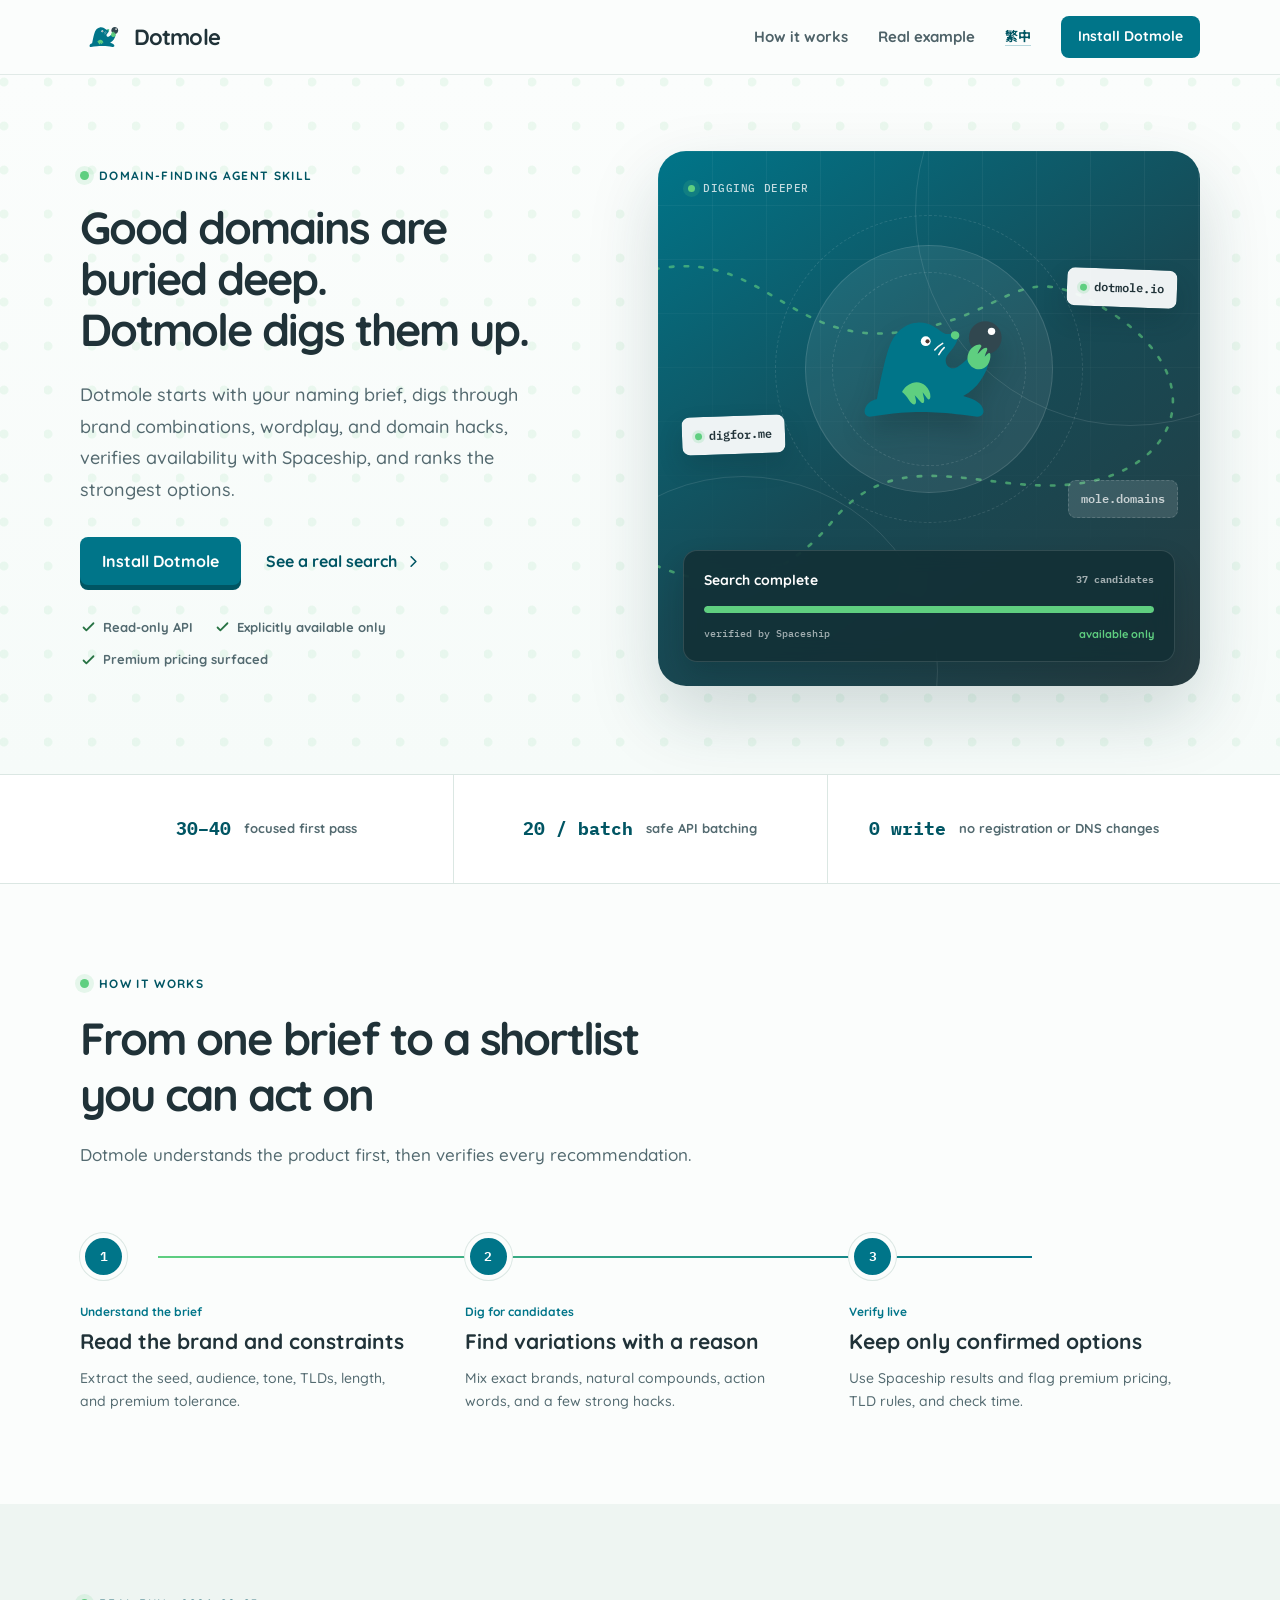
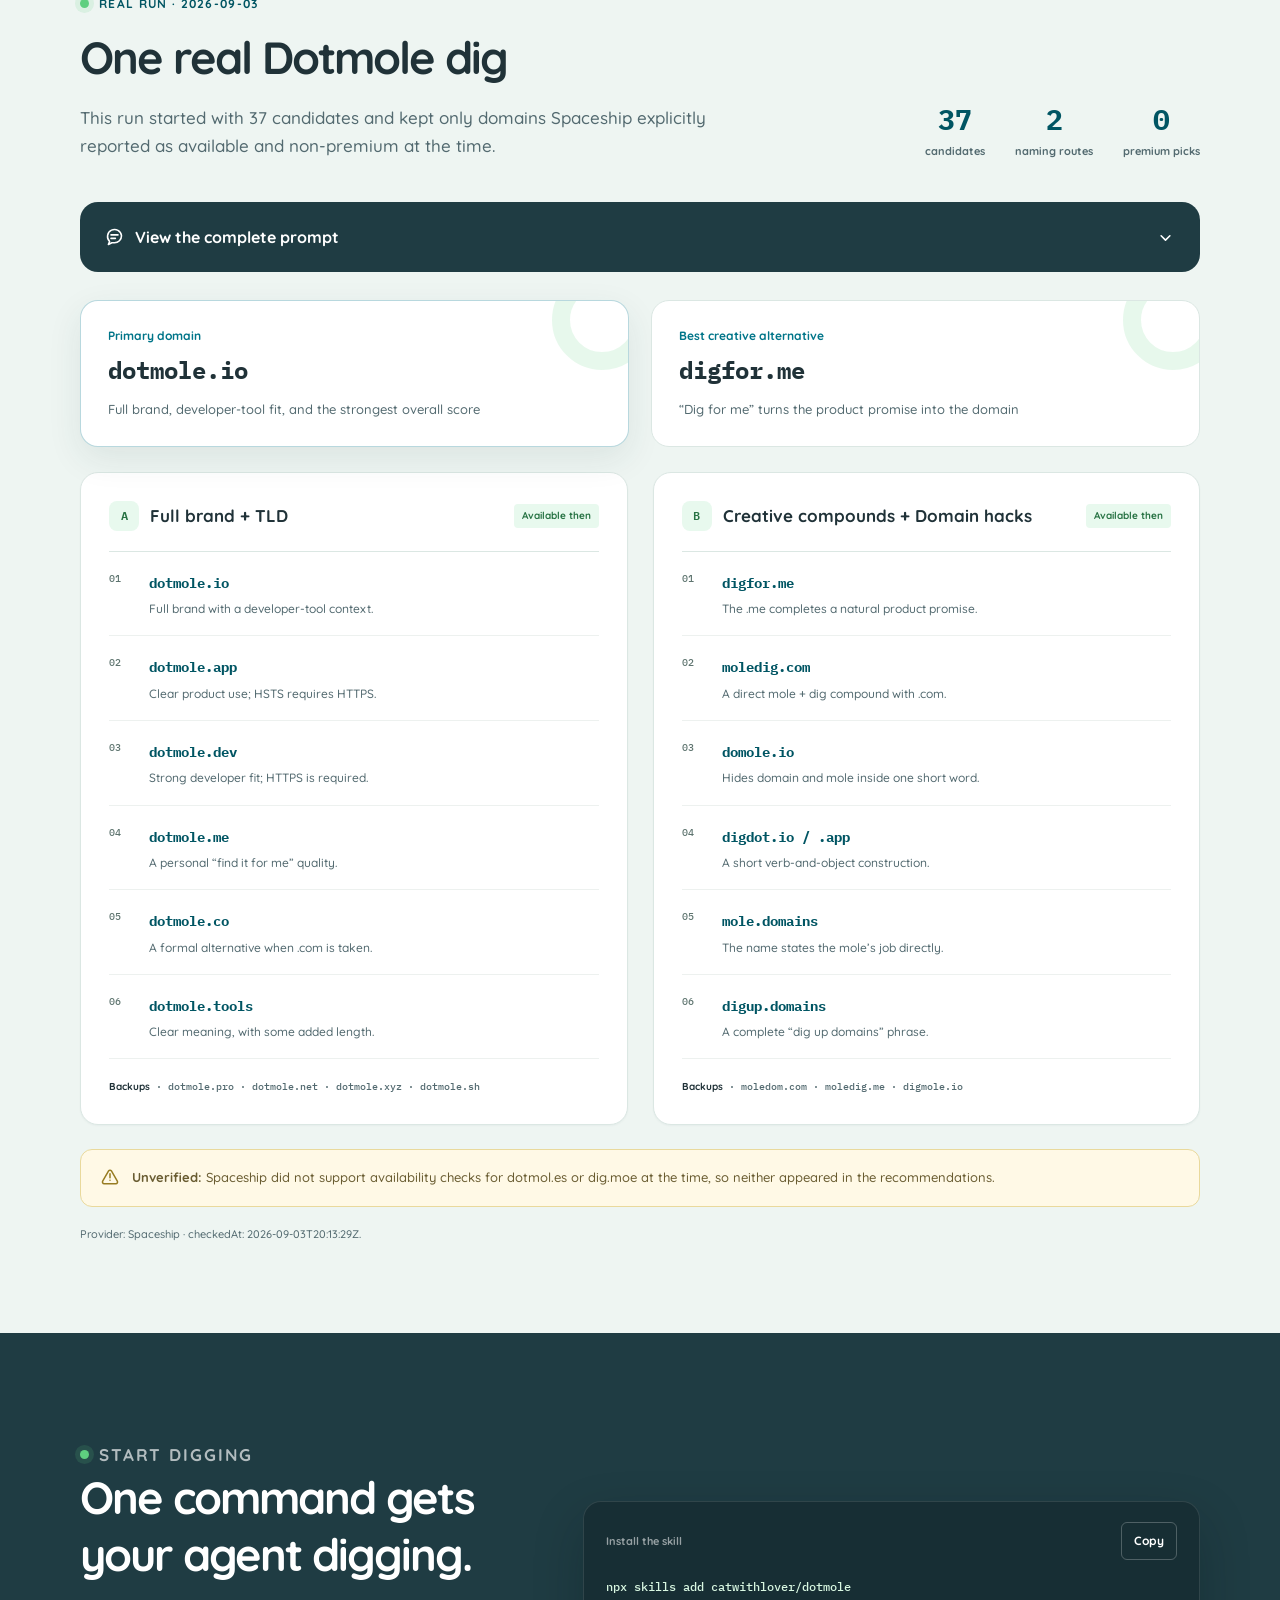
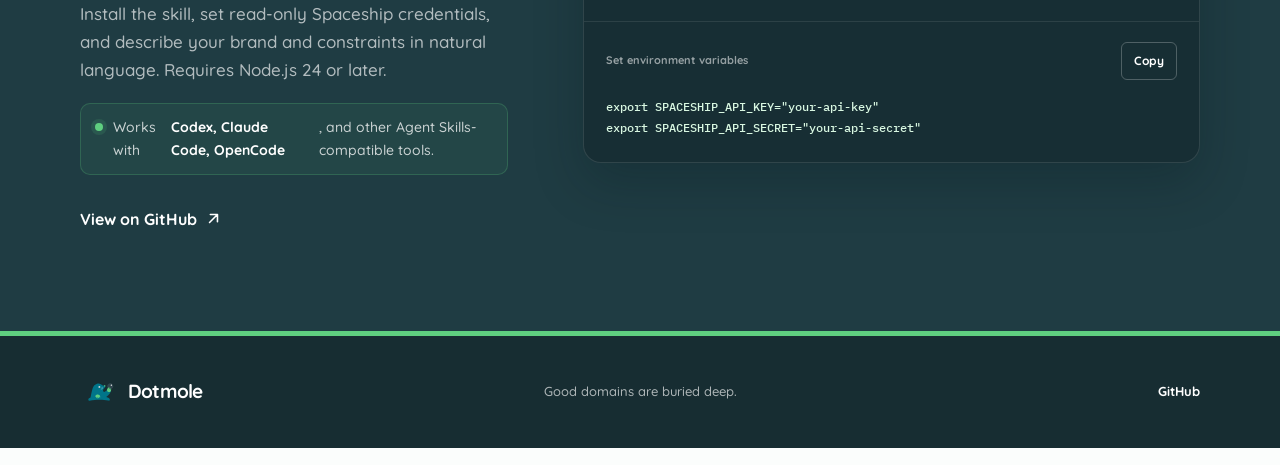
<file: site/index.html>
<!doctype html>
<html lang="en">
  <head>
    <meta charset="utf-8" />
    <meta name="viewport" content="width=device-width, initial-scale=1" />
    <meta
      name="description"
      content="Dotmole is an Agent Skill that generates domain ideas, verifies availability through Spaceship, and ranks the strongest candidates."
    />
    <meta name="theme-color" content="#007589" />
    <meta
      property="og:title"
      content="Dotmole | Dig up domains worth building on"
    />
    <meta
      property="og:description"
      content="Go from a naming brief to a verified shortlist of domains worth registering."
    />
    <meta property="og:type" content="website" />
    <meta property="og:locale" content="en_US" />
    <meta property="og:url" content="https://catwithlover.github.io/dotmole/" />
    <meta
      property="og:image"
      content="https://catwithlover.github.io/dotmole/assets/logo.png"
    />
    <meta property="og:image:type" content="image/png" />
    <meta property="og:image:width" content="1254" />
    <meta property="og:image:height" content="1254" />
    <meta property="og:image:alt" content="Dotmole teal mole logo" />
    <link rel="canonical" href="https://catwithlover.github.io/dotmole/" />
    <link
      rel="alternate"
      hreflang="en"
      href="https://catwithlover.github.io/dotmole/"
    />
    <link
      rel="alternate"
      hreflang="zh-Hant"
      href="https://catwithlover.github.io/dotmole/zh-TW/"
    />
    <link
      rel="alternate"
      hreflang="x-default"
      href="https://catwithlover.github.io/dotmole/"
    />
    <link rel="icon" href="assets/logo.svg" type="image/svg+xml" />
    <link rel="preconnect" href="https://fonts.googleapis.com" />
    <link rel="preconnect" href="https://fonts.gstatic.com" crossorigin />
    <link
      href="https://fonts.googleapis.com/css2?family=IBM+Plex+Mono:wght@500;600&amp;family=Noto+Sans+TC:wght@400;500;600;700&amp;family=Quicksand:wght@500;600;700&amp;display=swap"
      rel="stylesheet"
    />
    <link rel="stylesheet" href="styles.css" />
    <script src="script.js" defer></script>
    <title>Dotmole | Dig up domains worth building on</title>
  </head>
  <body>
    <a class="skip-link" href="#main-content">Skip to main content</a>

    <header class="site-header">
      <div class="container header-inner">
        <a class="brand" href="#top" aria-label="Dotmole home">
          <img src="assets/logo.svg" width="46" height="46" alt="" />
          <span>Dotmole</span>
        </a>

        <nav class="main-nav" aria-label="Main navigation">
          <a class="nav-link" href="#how-it-works">How it works</a>
          <a class="nav-link" href="#real-example">Real example</a>
          <a
            class="language-link"
            href="zh-TW/"
            lang="zh-Hant"
            hreflang="zh-Hant"
            >繁中</a
          >
          <a class="button button-small" href="#install">Install Dotmole</a>
        </nav>
      </div>
    </header>

    <main id="main-content">
      <section class="hero" id="top">
        <div class="container hero-grid">
          <div class="hero-copy">
            <p class="eyebrow"><span></span> Domain-finding agent skill</p>
            <h1>
              Good domains are buried deep.<br />
              Dotmole digs them up.
            </h1>
            <p class="hero-lead">
              Dotmole starts with your naming brief, digs through brand
              combinations, wordplay, and domain hacks, verifies availability
              with Spaceship, and ranks the strongest options.
            </p>
            <div class="hero-actions">
              <a class="button" href="#install">Install Dotmole</a>
              <a class="text-link" href="#real-example">
                See a real search
                <svg viewBox="0 0 24 24" aria-hidden="true">
                  <path d="m9 18 6-6-6-6" />
                </svg>
              </a>
            </div>
            <ul class="hero-facts" aria-label="Dotmole highlights">
              <li>
                <svg viewBox="0 0 24 24" aria-hidden="true">
                  <path d="m5 12 4 4L19 6" />
                </svg>
                Read-only API
              </li>
              <li>
                <svg viewBox="0 0 24 24" aria-hidden="true">
                  <path d="m5 12 4 4L19 6" />
                </svg>
                Explicitly available only
              </li>
              <li>
                <svg viewBox="0 0 24 24" aria-hidden="true">
                  <path d="m5 12 4 4L19 6" />
                </svg>
                Premium pricing surfaced
              </li>
            </ul>
          </div>

          <div
            class="dig-stage"
            aria-label="Dotmole turning a naming brief into verified domain candidates"
          >
            <div class="stage-grid" aria-hidden="true"></div>
            <svg class="tunnel-line" viewBox="0 0 620 530" aria-hidden="true">
              <path
                d="M-20 98 C118 60 145 184 278 166 S408 72 520 145 S598 318 490 338 S278 286 200 382 S38 456 -30 420"
              />
            </svg>

            <div class="stage-label">DIGGING DEEPER</div>
            <div class="mole-orbit">
              <img
                src="assets/logo.svg"
                width="220"
                height="220"
                alt="Dotmole mole logo"
              />
            </div>

            <div class="domain-chip chip-one">
              <span class="status-dot"></span>
              dotmole.io
            </div>
            <div class="domain-chip chip-two">
              <span class="status-dot"></span>
              digfor.me
            </div>
            <div class="domain-chip chip-three">mole.domains</div>

            <div class="query-card">
              <div class="query-topline">
                <span>Search complete</span>
                <span class="query-count">37 candidates</span>
              </div>
              <div class="query-track" aria-hidden="true"><span></span></div>
              <div class="query-foot">
                <span>verified by Spaceship</span>
                <strong>available only</strong>
              </div>
            </div>
          </div>
        </div>
      </section>

      <section class="proof-strip" aria-label="Search principles">
        <div class="container proof-grid">
          <div>
            <strong>30–40</strong>
            <span>focused first pass</span>
          </div>
          <div>
            <strong>20 / batch</strong>
            <span>safe API batching</span>
          </div>
          <div>
            <strong>0 write</strong>
            <span>no registration or DNS changes</span>
          </div>
        </div>
      </section>

      <section class="section process-section" id="how-it-works">
        <div class="container">
          <div class="section-heading heading-narrow">
            <p class="eyebrow"><span></span> How it works</p>
            <h2>From one brief to a shortlist you can act on</h2>
            <p>
              Dotmole understands the product first, then verifies every
              recommendation.
            </p>
          </div>

          <ol class="process-rail">
            <li>
              <div class="process-marker">1</div>
              <div class="process-copy">
                <p class="process-kicker">Understand the brief</p>
                <h3>Read the brand and constraints</h3>
                <p>
                  Extract the seed, audience, tone, TLDs, length, and premium
                  tolerance.
                </p>
              </div>
            </li>
            <li>
              <div class="process-marker">2</div>
              <div class="process-copy">
                <p class="process-kicker">Dig for candidates</p>
                <h3>Find variations with a reason</h3>
                <p>
                  Mix exact brands, natural compounds, action words, and a few
                  strong hacks.
                </p>
              </div>
            </li>
            <li>
              <div class="process-marker">3</div>
              <div class="process-copy">
                <p class="process-kicker">Verify live</p>
                <h3>Keep only confirmed options</h3>
                <p>
                  Use Spaceship results and flag premium pricing, TLD rules, and
                  check time.
                </p>
              </div>
            </li>
          </ol>
        </div>
      </section>

      <section class="section case-section" id="real-example">
        <div class="container">
          <div class="case-intro">
            <div class="section-heading">
              <p class="eyebrow"><span></span> Real run · 2026-09-03</p>
              <h2>One real Dotmole dig</h2>
              <p>
                This run started with 37 candidates and kept only domains
                Spaceship explicitly reported as available and non-premium at
                the time.
              </p>
            </div>
            <div class="case-stats" aria-label="Run summary">
              <div><strong>37</strong><span>candidates</span></div>
              <div><strong>2</strong><span>naming routes</span></div>
              <div><strong>0</strong><span>premium picks</span></div>
            </div>
          </div>

          <details class="prompt-panel">
            <summary>
              <span>
                <svg viewBox="0 0 24 24" aria-hidden="true">
                  <path
                    d="M8 9h8M8 13h5M5 20l1.4-3.5A8 8 0 1 1 20 10a8 8 0 0 1-8 8H9l-4 2Z"
                  />
                </svg>
                View the complete prompt
              </span>
              <svg class="chevron" viewBox="0 0 24 24" aria-hidden="true">
                <path d="m7 10 5 5 5-5" />
              </svg>
            </summary>
            <div class="prompt-content">
              <p id="example-prompt">
                My product is called Dotmole, a domain finder. Return two groups
                of candidates in one pass: one that keeps the full brand name
                with suitable TLDs, and another that uses wordplay, spelling,
                compounds, or domain hacks such as digfor.me. Draw from ideas
                like dot, mole, dig, and domain. Avoid hyphens and numbers.
                Prioritize names that are short, easy to say and spell, and not
                premium. Check availability live, recommend only options
                explicitly available for registration, rank them by group,
                explain the naming idea and TLD constraints, then choose a
                primary domain and the best creative alternative.
              </p>
              <button
                class="copy-button copy-button-light"
                type="button"
                data-copy-target="example-prompt"
              >
                Copy prompt
              </button>
            </div>
          </details>

          <div class="winners" aria-label="Final recommendations">
            <article class="winner winner-primary">
              <p>Primary domain</p>
              <h3>dotmole.io</h3>
              <span
                >Full brand, developer-tool fit, and the strongest overall
                score</span
              >
            </article>
            <article class="winner">
              <p>Best creative alternative</p>
              <h3>digfor.me</h3>
              <span
                >“Dig for me” turns the product promise into the domain</span
              >
            </article>
          </div>

          <div class="result-layout">
            <article class="result-group">
              <div class="result-heading">
                <div>
                  <span class="group-index">A</span>
                  <h3>Full brand + TLD</h3>
                </div>
                <span class="availability-badge">Available then</span>
              </div>
              <ol class="domain-list">
                <li>
                  <span class="rank">01</span>
                  <div>
                    <strong>dotmole.io</strong>
                    <p>Full brand with a developer-tool context.</p>
                  </div>
                </li>
                <li>
                  <span class="rank">02</span>
                  <div>
                    <strong>dotmole.app</strong>
                    <p>Clear product use; HSTS requires HTTPS.</p>
                  </div>
                </li>
                <li>
                  <span class="rank">03</span>
                  <div>
                    <strong>dotmole.dev</strong>
                    <p>Strong developer fit; HTTPS is required.</p>
                  </div>
                </li>
                <li>
                  <span class="rank">04</span>
                  <div>
                    <strong>dotmole.me</strong>
                    <p>A personal “find it for me” quality.</p>
                  </div>
                </li>
                <li>
                  <span class="rank">05</span>
                  <div>
                    <strong>dotmole.co</strong>
                    <p>A formal alternative when .com is taken.</p>
                  </div>
                </li>
                <li>
                  <span class="rank">06</span>
                  <div>
                    <strong>dotmole.tools</strong>
                    <p>Clear meaning, with some added length.</p>
                  </div>
                </li>
              </ol>
              <p class="backup-line">
                <strong>Backups</strong> · dotmole.pro · dotmole.net ·
                dotmole.xyz · dotmole.sh
              </p>
            </article>

            <article class="result-group">
              <div class="result-heading">
                <div>
                  <span class="group-index">B</span>
                  <h3>Creative compounds + Domain hacks</h3>
                </div>
                <span class="availability-badge">Available then</span>
              </div>
              <ol class="domain-list">
                <li>
                  <span class="rank">01</span>
                  <div>
                    <strong>digfor.me</strong>
                    <p>The .me completes a natural product promise.</p>
                  </div>
                </li>
                <li>
                  <span class="rank">02</span>
                  <div>
                    <strong>moledig.com</strong>
                    <p>A direct mole + dig compound with .com.</p>
                  </div>
                </li>
                <li>
                  <span class="rank">03</span>
                  <div>
                    <strong>domole.io</strong>
                    <p>Hides domain and mole inside one short word.</p>
                  </div>
                </li>
                <li>
                  <span class="rank">04</span>
                  <div>
                    <strong>digdot.io / .app</strong>
                    <p>A short verb-and-object construction.</p>
                  </div>
                </li>
                <li>
                  <span class="rank">05</span>
                  <div>
                    <strong>mole.domains</strong>
                    <p>The name states the mole’s job directly.</p>
                  </div>
                </li>
                <li>
                  <span class="rank">06</span>
                  <div>
                    <strong>digup.domains</strong>
                    <p>A complete “dig up domains” phrase.</p>
                  </div>
                </li>
              </ol>
              <p class="backup-line">
                <strong>Backups</strong> · moledom.com · moledig.me · digmole.io
              </p>
            </article>
          </div>

          <div class="unverified-note">
            <svg viewBox="0 0 24 24" aria-hidden="true">
              <path
                d="M12 8v5m0 3h.01M10.3 4.7 3.2 17a2 2 0 0 0 1.7 3h14.2a2 2 0 0 0 1.7-3L13.7 4.7a2 2 0 0 0-3.4 0Z"
              />
            </svg>
            <p>
              <strong>Unverified:</strong> Spaceship did not support
              availability checks for dotmol.es or dig.moe at the time, so
              neither appeared in the recommendations.
            </p>
          </div>

          <p class="case-footnote">
            Provider: Spaceship · checkedAt: 2026-09-03T20:13:29Z.
          </p>
        </div>
      </section>

      <section class="section install-section" id="install">
        <div class="container install-grid">
          <div class="install-copy">
            <p class="eyebrow eyebrow-on-dark"><span></span> Start digging</p>
            <h2>One command gets your agent digging.</h2>
            <p>
              Install the skill, set read-only Spaceship credentials, and
              describe your brand and constraints in natural language. Requires
              Node.js 24 or later.
            </p>
            <p class="agent-support">
              Works with <strong>Codex, Claude Code, OpenCode</strong>, and other
              Agent Skills-compatible tools.
            </p>
            <a
              class="github-link"
              href="https://github.com/catwithlover/dotmole"
              target="_blank"
              rel="noreferrer"
            >
              View on GitHub
              <svg viewBox="0 0 24 24" aria-hidden="true">
                <path d="M7 17 17 7M8 7h9v9" />
              </svg>
            </a>
          </div>

          <div class="install-console">
            <div class="console-block">
              <div class="console-label">
                <span>Install the skill</span>
                <button
                  type="button"
                  class="copy-button"
                  data-copy-target="install-command"
                >
                  Copy
                </button>
              </div>
              <pre><code id="install-command">npx skills add catwithlover/dotmole</code></pre>
            </div>
            <div class="console-block">
              <div class="console-label">
                <span>Set environment variables</span>
                <button
                  type="button"
                  class="copy-button"
                  data-copy-target="env-command"
                >
                  Copy
                </button>
              </div>
              <pre><code id="env-command">export SPACESHIP_API_KEY="your-api-key"
export SPACESHIP_API_SECRET="your-api-secret"</code></pre>
            </div>
          </div>
        </div>
      </section>
    </main>

    <footer class="site-footer">
      <div class="container footer-inner">
        <a
          class="brand footer-brand"
          href="#top"
          aria-label="Dotmole, back to top"
        >
          <img src="assets/logo.svg" width="40" height="40" alt="" />
          <span>Dotmole</span>
        </a>
        <p>Good domains are buried deep.</p>
        <a
          href="https://github.com/catwithlover/dotmole"
          target="_blank"
          rel="noreferrer"
          >GitHub</a
        >
      </div>
    </footer>

    <p class="sr-only" id="copy-status" role="status" aria-live="polite"></p>
  </body>
</html>
</file>
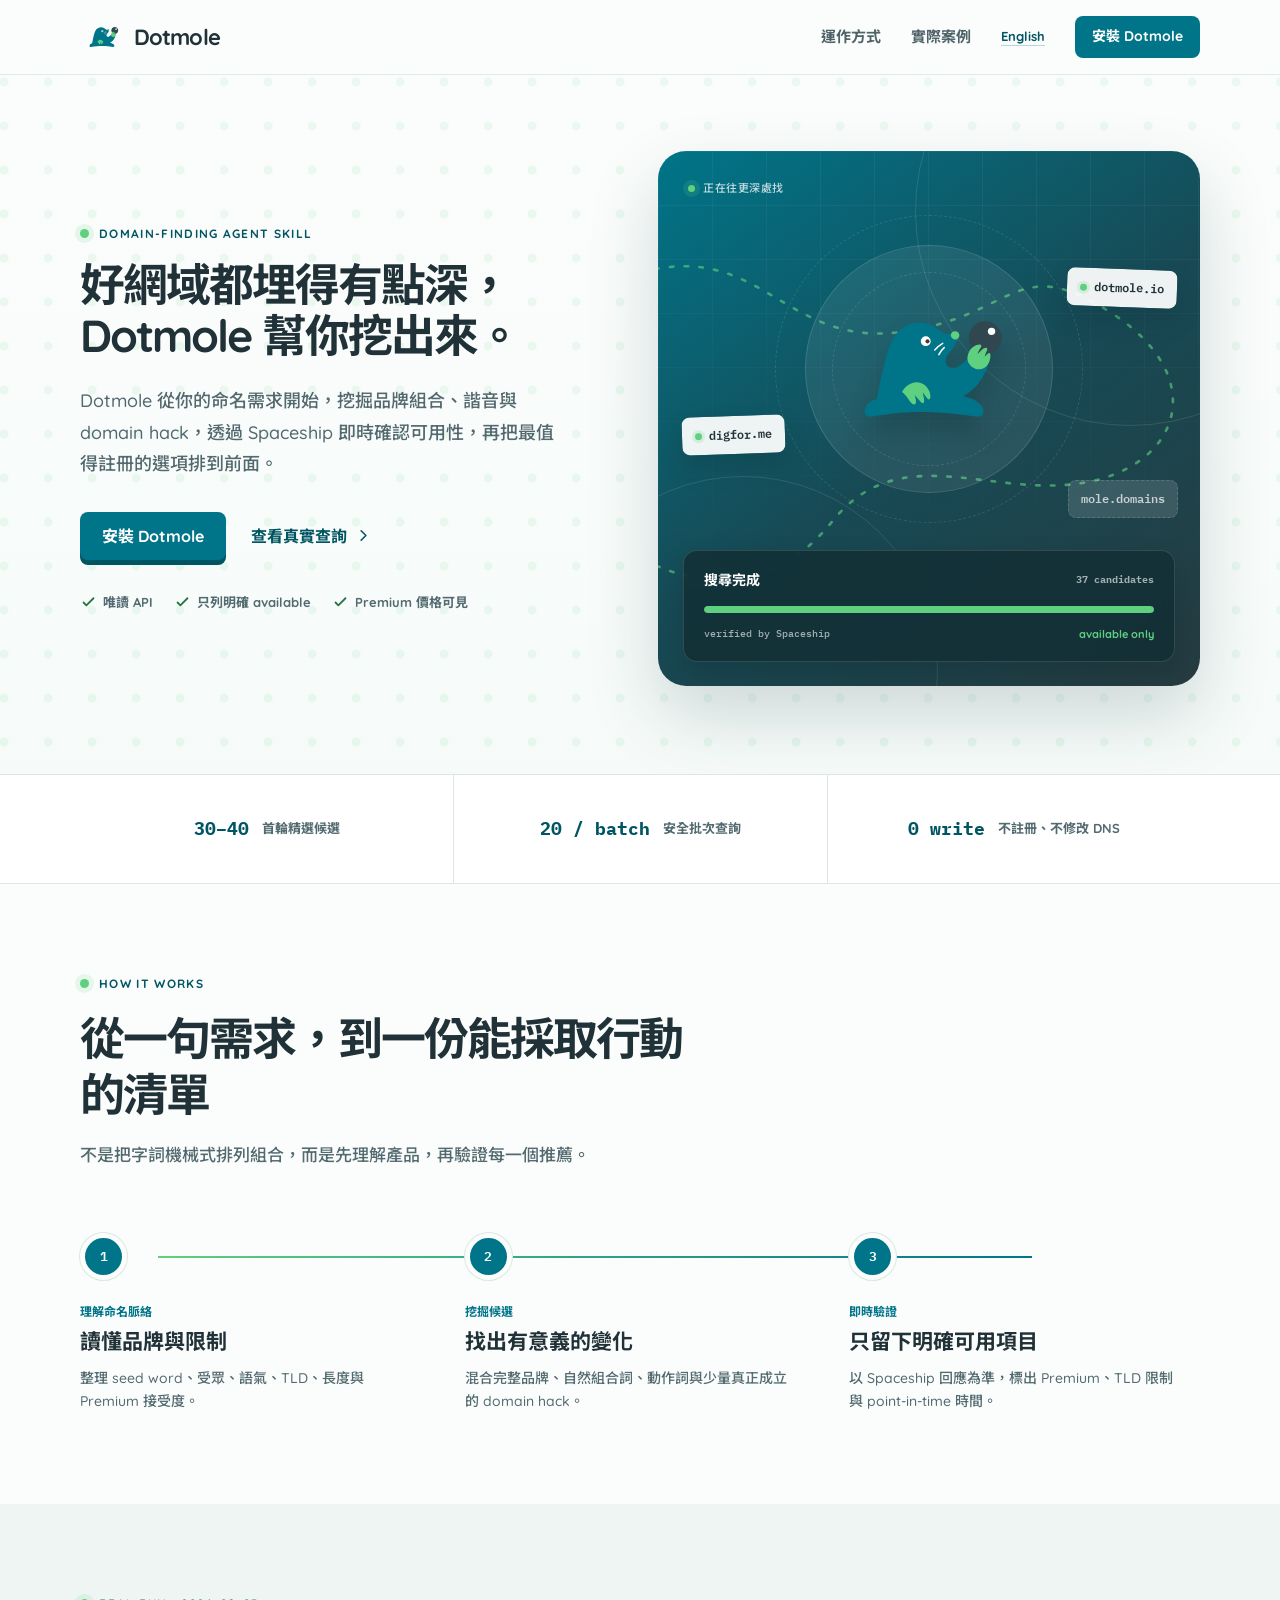
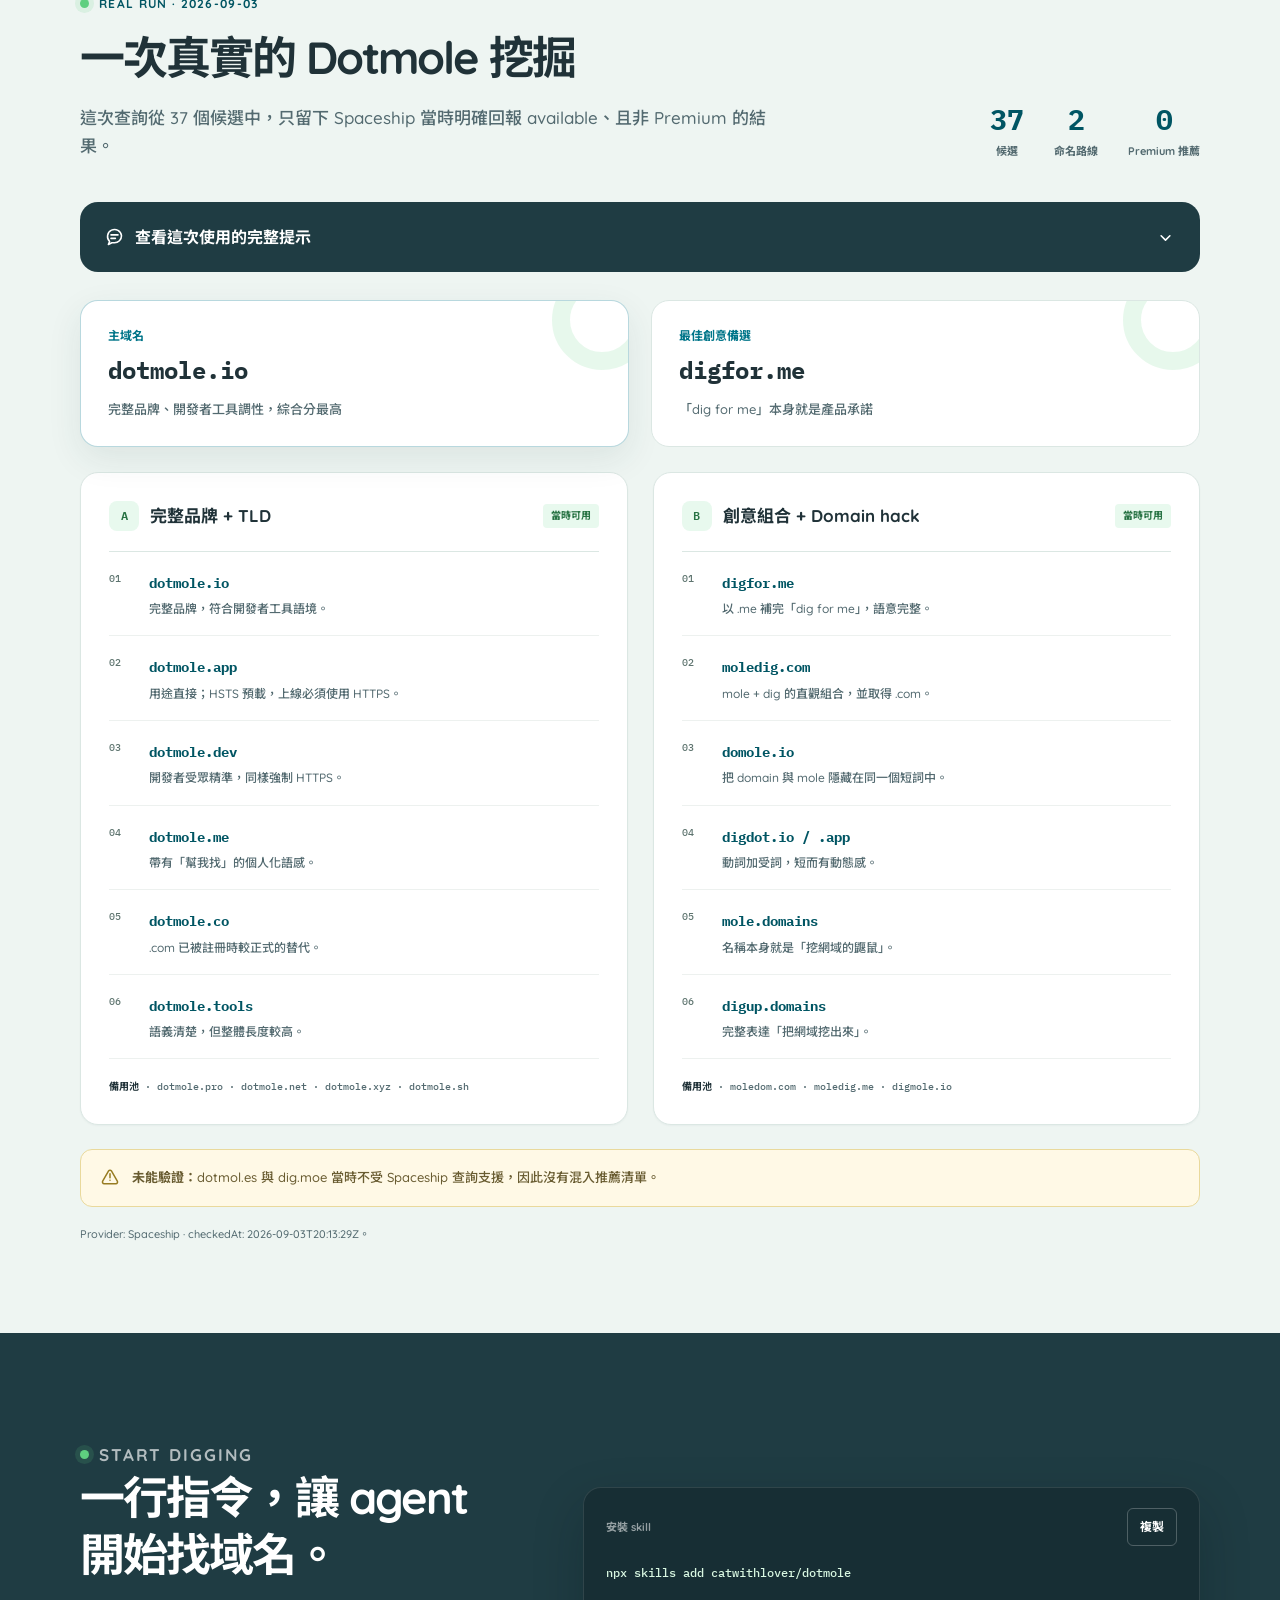
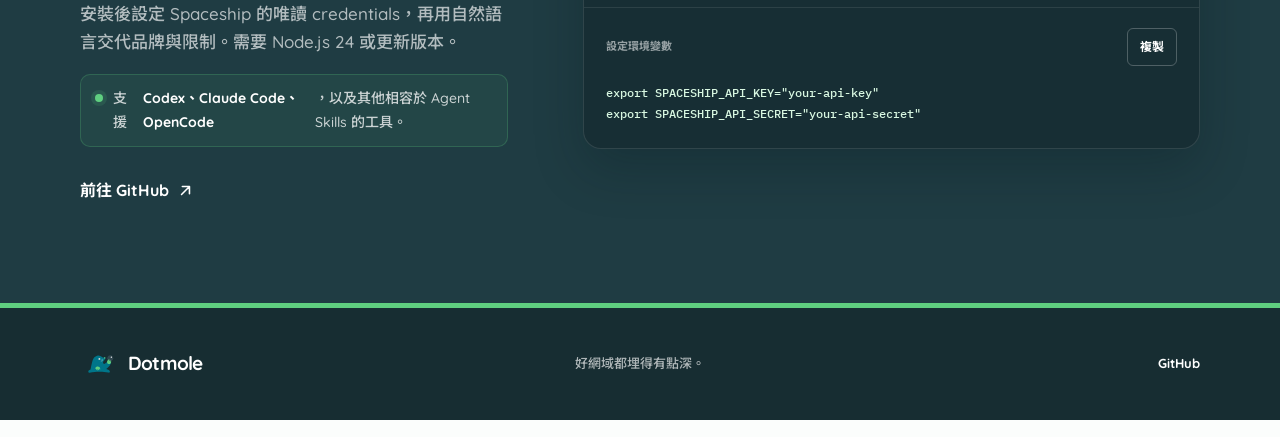
<file: site/zh-TW/index.html>
<!doctype html>
<html lang="zh-Hant">
  <head>
    <meta charset="utf-8" />
    <meta name="viewport" content="width=device-width, initial-scale=1" />
    <meta
      name="description"
      content="Dotmole 是一個會產生域名靈感、透過 Spaceship 即時確認可用性，並替候選結果排序的 Agent Skill。"
    />
    <meta name="theme-color" content="#007589" />
    <meta property="og:title" content="Dotmole｜挖出真正可用的好網域" />
    <meta
      property="og:description"
      content="從命名靈感到即時可用性確認，讓 agent 只推薦值得註冊的域名。"
    />
    <meta property="og:type" content="website" />
    <meta property="og:locale" content="zh_TW" />
    <meta
      property="og:url"
      content="https://catwithlover.github.io/dotmole/zh-TW/"
    />
    <meta
      property="og:image"
      content="https://catwithlover.github.io/dotmole/assets/logo.png"
    />
    <meta property="og:image:type" content="image/png" />
    <meta property="og:image:width" content="1254" />
    <meta property="og:image:height" content="1254" />
    <meta property="og:image:alt" content="Dotmole 藍綠色鼴鼠標誌" />
    <link
      rel="canonical"
      href="https://catwithlover.github.io/dotmole/zh-TW/"
    />
    <link
      rel="alternate"
      hreflang="en"
      href="https://catwithlover.github.io/dotmole/"
    />
    <link
      rel="alternate"
      hreflang="zh-Hant"
      href="https://catwithlover.github.io/dotmole/zh-TW/"
    />
    <link
      rel="alternate"
      hreflang="x-default"
      href="https://catwithlover.github.io/dotmole/"
    />
    <link rel="icon" href="../assets/logo.svg" type="image/svg+xml" />
    <link rel="preconnect" href="https://fonts.googleapis.com" />
    <link rel="preconnect" href="https://fonts.gstatic.com" crossorigin />
    <link
      href="https://fonts.googleapis.com/css2?family=IBM+Plex+Mono:wght@500;600&amp;family=Noto+Sans+TC:wght@400;500;600;700&amp;family=Quicksand:wght@500;600;700&amp;display=swap"
      rel="stylesheet"
    />
    <link rel="stylesheet" href="../styles.css" />
    <script src="../script.js" defer></script>
    <title>Dotmole｜挖出真正可用的好網域</title>
  </head>
  <body>
    <a class="skip-link" href="#main-content">跳到主要內容</a>

    <header class="site-header">
      <div class="container header-inner">
        <a class="brand" href="#top" aria-label="Dotmole 首頁">
          <img src="../assets/logo.svg" width="46" height="46" alt="" />
          <span>Dotmole</span>
        </a>

        <nav class="main-nav" aria-label="主要導覽">
          <a class="nav-link" href="#how-it-works">運作方式</a>
          <a class="nav-link" href="#real-example">實際案例</a>
          <a class="language-link" href="../" lang="en" hreflang="en"
            >English</a
          >
          <a class="button button-small" href="#install">安裝 Dotmole</a>
        </nav>
      </div>
    </header>

    <main id="main-content">
      <section class="hero" id="top">
        <div class="container hero-grid">
          <div class="hero-copy">
            <p class="eyebrow"><span></span> Domain-finding agent skill</p>
            <h1>
              好網域都埋得有點深，<br />
              Dotmole 幫你挖出來。
            </h1>
            <p class="hero-lead">
              Dotmole 從你的命名需求開始，挖掘品牌組合、諧音與 domain hack，透過
              Spaceship 即時確認可用性，再把最值得註冊的選項排到前面。
            </p>
            <div class="hero-actions">
              <a class="button" href="#install">安裝 Dotmole</a>
              <a class="text-link" href="#real-example">
                查看真實查詢
                <svg viewBox="0 0 24 24" aria-hidden="true">
                  <path d="m9 18 6-6-6-6" />
                </svg>
              </a>
            </div>
            <ul class="hero-facts" aria-label="Dotmole 特點">
              <li>
                <svg viewBox="0 0 24 24" aria-hidden="true">
                  <path d="m5 12 4 4L19 6" />
                </svg>
                唯讀 API
              </li>
              <li>
                <svg viewBox="0 0 24 24" aria-hidden="true">
                  <path d="m5 12 4 4L19 6" />
                </svg>
                只列明確 available
              </li>
              <li>
                <svg viewBox="0 0 24 24" aria-hidden="true">
                  <path d="m5 12 4 4L19 6" />
                </svg>
                Premium 價格可見
              </li>
            </ul>
          </div>

          <div
            class="dig-stage"
            aria-label="Dotmole 把命名需求挖掘成已驗證域名的示意圖"
          >
            <div class="stage-grid" aria-hidden="true"></div>
            <svg class="tunnel-line" viewBox="0 0 620 530" aria-hidden="true">
              <path
                d="M-20 98 C118 60 145 184 278 166 S408 72 520 145 S598 318 490 338 S278 286 200 382 S38 456 -30 420"
              />
            </svg>

            <div class="stage-label">正在往更深處找</div>
            <div class="mole-orbit">
              <img
                src="../assets/logo.svg"
                width="220"
                height="220"
                alt="Dotmole 土撥鼠標誌"
              />
            </div>

            <div class="domain-chip chip-one">
              <span class="status-dot"></span>
              dotmole.io
            </div>
            <div class="domain-chip chip-two">
              <span class="status-dot"></span>
              digfor.me
            </div>
            <div class="domain-chip chip-three">mole.domains</div>

            <div class="query-card">
              <div class="query-topline">
                <span>搜尋完成</span>
                <span class="query-count">37 candidates</span>
              </div>
              <div class="query-track" aria-hidden="true"><span></span></div>
              <div class="query-foot">
                <span>verified by Spaceship</span>
                <strong>available only</strong>
              </div>
            </div>
          </div>
        </div>
      </section>

      <section class="proof-strip" aria-label="查詢原則">
        <div class="container proof-grid">
          <div>
            <strong>30–40</strong>
            <span>首輪精選候選</span>
          </div>
          <div>
            <strong>20 / batch</strong>
            <span>安全批次查詢</span>
          </div>
          <div>
            <strong>0 write</strong>
            <span>不註冊、不修改 DNS</span>
          </div>
        </div>
      </section>

      <section class="section process-section" id="how-it-works">
        <div class="container">
          <div class="section-heading heading-narrow">
            <p class="eyebrow"><span></span> How it works</p>
            <h2>從一句需求，到一份能採取行動的清單</h2>
            <p>不是把字詞機械式排列組合，而是先理解產品，再驗證每一個推薦。</p>
          </div>

          <ol class="process-rail">
            <li>
              <div class="process-marker">1</div>
              <div class="process-copy">
                <p class="process-kicker">理解命名脈絡</p>
                <h3>讀懂品牌與限制</h3>
                <p>整理 seed word、受眾、語氣、TLD、長度與 Premium 接受度。</p>
              </div>
            </li>
            <li>
              <div class="process-marker">2</div>
              <div class="process-copy">
                <p class="process-kicker">挖掘候選</p>
                <h3>找出有意義的變化</h3>
                <p>
                  混合完整品牌、自然組合詞、動作詞與少量真正成立的 domain hack。
                </p>
              </div>
            </li>
            <li>
              <div class="process-marker">3</div>
              <div class="process-copy">
                <p class="process-kicker">即時驗證</p>
                <h3>只留下明確可用項目</h3>
                <p>
                  以 Spaceship 回應為準，標出 Premium、TLD 限制與 point-in-time
                  時間。
                </p>
              </div>
            </li>
          </ol>
        </div>
      </section>

      <section class="section case-section" id="real-example">
        <div class="container">
          <div class="case-intro">
            <div class="section-heading">
              <p class="eyebrow"><span></span> Real run · 2026-09-03</p>
              <h2>一次真實的 Dotmole 挖掘</h2>
              <p>
                這次查詢從 37 個候選中，只留下 Spaceship 當時明確回報
                available、且非 Premium 的結果。
              </p>
            </div>
            <div class="case-stats" aria-label="實測摘要">
              <div><strong>37</strong><span>候選</span></div>
              <div><strong>2</strong><span>命名路線</span></div>
              <div><strong>0</strong><span>Premium 推薦</span></div>
            </div>
          </div>

          <details class="prompt-panel">
            <summary>
              <span>
                <svg viewBox="0 0 24 24" aria-hidden="true">
                  <path
                    d="M8 9h8M8 13h5M5 20l1.4-3.5A8 8 0 1 1 20 10a8 8 0 0 1-8 8H9l-4 2Z"
                  />
                </svg>
                查看這次使用的完整提示
              </span>
              <svg class="chevron" viewBox="0 0 24 24" aria-hidden="true">
                <path d="m7 10 5 5 5-5" />
              </svg>
            </summary>
            <div class="prompt-content">
              <p id="example-prompt">
                我的產品叫
                Dotmole，是一個域名查找器。請一次提供兩類候選：一類保留完整品牌名稱並搭配合適
                TLD；另一類運用諧音、拼寫、組合詞或 domain hack（例如
                digfor.me），可結合 dot、mole、dig、domain
                等概念。不要使用連字號或數字，優先考慮簡短、好念、好拼且非
                Premium
                的域名。請即時查詢可用性，只推薦明確可註冊的選項，分組排序並說明命名巧思、TLD
                限制，最後選出主域名與最佳創意備選。
              </p>
              <button
                class="copy-button copy-button-light"
                type="button"
                data-copy-target="example-prompt"
              >
                複製提示
              </button>
            </div>
          </details>

          <div class="winners" aria-label="最終建議">
            <article class="winner winner-primary">
              <p>主域名</p>
              <h3>dotmole.io</h3>
              <span>完整品牌、開發者工具調性，綜合分最高</span>
            </article>
            <article class="winner">
              <p>最佳創意備選</p>
              <h3>digfor.me</h3>
              <span>「dig for me」本身就是產品承諾</span>
            </article>
          </div>

          <div class="result-layout">
            <article class="result-group">
              <div class="result-heading">
                <div>
                  <span class="group-index">A</span>
                  <h3>完整品牌 + TLD</h3>
                </div>
                <span class="availability-badge">當時可用</span>
              </div>
              <ol class="domain-list">
                <li>
                  <span class="rank">01</span>
                  <div>
                    <strong>dotmole.io</strong>
                    <p>完整品牌，符合開發者工具語境。</p>
                  </div>
                </li>
                <li>
                  <span class="rank">02</span>
                  <div>
                    <strong>dotmole.app</strong>
                    <p>用途直接；HSTS 預載，上線必須使用 HTTPS。</p>
                  </div>
                </li>
                <li>
                  <span class="rank">03</span>
                  <div>
                    <strong>dotmole.dev</strong>
                    <p>開發者受眾精準，同樣強制 HTTPS。</p>
                  </div>
                </li>
                <li>
                  <span class="rank">04</span>
                  <div>
                    <strong>dotmole.me</strong>
                    <p>帶有「幫我找」的個人化語感。</p>
                  </div>
                </li>
                <li>
                  <span class="rank">05</span>
                  <div>
                    <strong>dotmole.co</strong>
                    <p>.com 已被註冊時較正式的替代。</p>
                  </div>
                </li>
                <li>
                  <span class="rank">06</span>
                  <div>
                    <strong>dotmole.tools</strong>
                    <p>語義清楚，但整體長度較高。</p>
                  </div>
                </li>
              </ol>
              <p class="backup-line">
                <strong>備用池</strong> · dotmole.pro · dotmole.net ·
                dotmole.xyz · dotmole.sh
              </p>
            </article>

            <article class="result-group">
              <div class="result-heading">
                <div>
                  <span class="group-index">B</span>
                  <h3>創意組合 + Domain hack</h3>
                </div>
                <span class="availability-badge">當時可用</span>
              </div>
              <ol class="domain-list">
                <li>
                  <span class="rank">01</span>
                  <div>
                    <strong>digfor.me</strong>
                    <p>以 .me 補完「dig for me」，語意完整。</p>
                  </div>
                </li>
                <li>
                  <span class="rank">02</span>
                  <div>
                    <strong>moledig.com</strong>
                    <p>mole + dig 的直觀組合，並取得 .com。</p>
                  </div>
                </li>
                <li>
                  <span class="rank">03</span>
                  <div>
                    <strong>domole.io</strong>
                    <p>把 domain 與 mole 隱藏在同一個短詞中。</p>
                  </div>
                </li>
                <li>
                  <span class="rank">04</span>
                  <div>
                    <strong>digdot.io / .app</strong>
                    <p>動詞加受詞，短而有動態感。</p>
                  </div>
                </li>
                <li>
                  <span class="rank">05</span>
                  <div>
                    <strong>mole.domains</strong>
                    <p>名稱本身就是「挖網域的鼴鼠」。</p>
                  </div>
                </li>
                <li>
                  <span class="rank">06</span>
                  <div>
                    <strong>digup.domains</strong>
                    <p>完整表達「把網域挖出來」。</p>
                  </div>
                </li>
              </ol>
              <p class="backup-line">
                <strong>備用池</strong> · moledom.com · moledig.me · digmole.io
              </p>
            </article>
          </div>

          <div class="unverified-note">
            <svg viewBox="0 0 24 24" aria-hidden="true">
              <path
                d="M12 8v5m0 3h.01M10.3 4.7 3.2 17a2 2 0 0 0 1.7 3h14.2a2 2 0 0 0 1.7-3L13.7 4.7a2 2 0 0 0-3.4 0Z"
              />
            </svg>
            <p>
              <strong>未能驗證：</strong>dotmol.es 與 dig.moe 當時不受 Spaceship
              查詢支援，因此沒有混入推薦清單。
            </p>
          </div>

          <p class="case-footnote">
            Provider: Spaceship · checkedAt: 2026-09-03T20:13:29Z。
          </p>
        </div>
      </section>

      <section class="section install-section" id="install">
        <div class="container install-grid">
          <div class="install-copy">
            <p class="eyebrow eyebrow-on-dark"><span></span> Start digging</p>
            <h2>一行指令，讓 agent 開始找域名。</h2>
            <p>
              安裝後設定 Spaceship 的唯讀
              credentials，再用自然語言交代品牌與限制。需要 Node.js 24
              或更新版本。
            </p>
            <p class="agent-support">
              支援 <strong>Codex、Claude Code、OpenCode</strong>，以及其他相容於
              Agent Skills 的工具。
            </p>
            <a
              class="github-link"
              href="https://github.com/catwithlover/dotmole"
              target="_blank"
              rel="noreferrer"
            >
              前往 GitHub
              <svg viewBox="0 0 24 24" aria-hidden="true">
                <path d="M7 17 17 7M8 7h9v9" />
              </svg>
            </a>
          </div>

          <div class="install-console">
            <div class="console-block">
              <div class="console-label">
                <span>安裝 skill</span>
                <button
                  type="button"
                  class="copy-button"
                  data-copy-target="install-command"
                >
                  複製
                </button>
              </div>
              <pre><code id="install-command">npx skills add catwithlover/dotmole</code></pre>
            </div>
            <div class="console-block">
              <div class="console-label">
                <span>設定環境變數</span>
                <button
                  type="button"
                  class="copy-button"
                  data-copy-target="env-command"
                >
                  複製
                </button>
              </div>
              <pre><code id="env-command">export SPACESHIP_API_KEY="your-api-key"
export SPACESHIP_API_SECRET="your-api-secret"</code></pre>
            </div>
          </div>
        </div>
      </section>
    </main>

    <footer class="site-footer">
      <div class="container footer-inner">
        <a
          class="brand footer-brand"
          href="#top"
          aria-label="Dotmole，回到頁首"
        >
          <img src="../assets/logo.svg" width="40" height="40" alt="" />
          <span>Dotmole</span>
        </a>
        <p>好網域都埋得有點深。</p>
        <a
          href="https://github.com/catwithlover/dotmole"
          target="_blank"
          rel="noreferrer"
          >GitHub</a
        >
      </div>
    </footer>

    <p class="sr-only" id="copy-status" role="status" aria-live="polite"></p>
  </body>
</html>
</file>
<file: site/styles.css>
:root {
  --font-sans: "Quicksand", "Noto Sans TC", "Helvetica Neue", Arial, sans-serif;
  --font-mono:
    "IBM Plex Mono", "Noto Sans TC", ui-monospace, SFMono-Regular, Menlo,
    monospace;
  --canvas: #fbfdfc;
  --surface: #ffffff;
  --surface-soft: #eef5f2;
  --surface-green: #e8f9ee;
  --ink: #28393f;
  --heading: #203238;
  --muted: #536a70;
  --border: #dbe7e3;
  --teal: #007589;
  --teal-dark: #005563;
  --teal-deep: #1f3c43;
  --green: #5fcf80;
  --green-dark: #287344;
  --yellow: #f0c95a;
  --shadow-card: 0 12px 35px rgb(28 63 69 / 9%);
  --shadow-hero: 0 30px 70px rgb(20 62 69 / 18%);
  --radius-control: 8px;
  --radius-card: 18px;
  --radius-hero: 28px;
  --container: 1180px;
}

*,
*::before,
*::after {
  box-sizing: border-box;
}

html {
  scroll-behavior: smooth;
  scroll-padding-top: 90px;
}

body {
  margin: 0;
  background: var(--canvas);
  color: var(--ink);
  font-family: var(--font-sans);
  font-size: 16px;
  font-weight: 500;
  line-height: 1.65;
  -webkit-font-smoothing: antialiased;
}

img,
svg {
  display: block;
}

a {
  color: inherit;
  text-decoration: none;
}

button,
input {
  font: inherit;
}

button,
a {
  -webkit-tap-highlight-color: transparent;
}

:focus-visible {
  outline: 2px solid transparent;
  outline-offset: 3px;
  box-shadow:
    0 0 0 2px #ffffff,
    0 0 0 4px #387bab;
}

.container {
  width: min(100%, var(--container));
  margin-inline: auto;
  padding-inline: 30px;
}

.skip-link {
  position: fixed;
  z-index: 100;
  top: 12px;
  left: 12px;
  padding: 10px 14px;
  border-radius: var(--radius-control);
  background: var(--heading);
  color: #ffffff;
  transform: translateY(-160%);
  transition: transform 180ms ease;
}

.skip-link:focus {
  transform: translateY(0);
}

.site-header {
  position: sticky;
  z-index: 30;
  top: 0;
  border-bottom: 1px solid rgb(219 231 227 / 80%);
  background: rgb(251 253 252 / 92%);
  backdrop-filter: blur(16px);
}

.header-inner {
  display: flex;
  min-height: 74px;
  align-items: center;
  justify-content: space-between;
  gap: 24px;
}

.brand {
  display: inline-flex;
  align-items: center;
  gap: 8px;
  color: var(--heading);
  font-size: 22px;
  font-weight: 700;
  letter-spacing: -0.04em;
}

.brand img {
  object-fit: contain;
}

.main-nav {
  display: flex;
  align-items: center;
  gap: 30px;
}

.nav-link {
  position: relative;
  color: #4e6268;
  font-size: 15px;
  font-weight: 700;
}

.nav-link::after {
  position: absolute;
  right: 0;
  bottom: -7px;
  left: 0;
  height: 2px;
  border-radius: 2px;
  background: var(--green);
  content: "";
  transform: scaleX(0);
  transform-origin: left;
  transition: transform 180ms ease;
}

.nav-link:hover::after {
  transform: scaleX(1);
}

.language-link {
  display: inline-flex;
  flex-shrink: 0;
  min-height: 44px;
  align-items: center;
  color: var(--teal-dark);
  font-size: 13px;
  font-weight: 700;
  text-decoration: underline;
  text-decoration-color: rgb(0 117 137 / 28%);
  text-decoration-thickness: 1px;
  text-underline-offset: 4px;
  white-space: nowrap;
}

.language-link:hover {
  text-decoration-color: currentColor;
}

.button {
  display: inline-flex;
  min-height: 48px;
  align-items: center;
  justify-content: center;
  padding: 0 22px;
  border: 0;
  border-radius: var(--radius-control);
  background: var(--teal);
  box-shadow: 0 5px 0 var(--teal-dark);
  color: #ffffff;
  cursor: pointer;
  font-weight: 700;
  transition:
    background-color 180ms ease,
    box-shadow 180ms ease,
    transform 180ms ease;
}

.button:hover {
  background: #006779;
}

.button:active {
  box-shadow: 0 2px 0 var(--teal-dark);
  transform: translateY(3px);
}

.button-small {
  flex-shrink: 0;
  min-height: 42px;
  padding-inline: 17px;
  box-shadow: none;
  font-size: 14px;
  white-space: nowrap;
}

.button-small:active {
  box-shadow: none;
  transform: none;
}

.hero {
  overflow: hidden;
  padding: 76px 0 88px;
  background:
    radial-gradient(
      circle at 9% 16%,
      rgb(95 207 128 / 10%) 0 4px,
      transparent 5px
    ),
    linear-gradient(180deg, #fbfdfc 0%, #f6fbf9 100%);
  background-size:
    44px 44px,
    auto;
}

.hero-grid {
  display: grid;
  align-items: center;
  gap: clamp(44px, 7vw, 88px);
  grid-template-columns: minmax(0, 0.95fr) minmax(460px, 1.05fr);
}

.eyebrow {
  display: flex;
  align-items: center;
  gap: 10px;
  margin: 0 0 16px;
  color: var(--teal-dark);
  font-size: 12px;
  font-weight: 700;
  letter-spacing: 0.11em;
  text-transform: uppercase;
}

.eyebrow span {
  width: 9px;
  height: 9px;
  border-radius: 50%;
  background: var(--green);
  box-shadow: 0 0 0 5px rgb(95 207 128 / 14%);
}

.hero h1,
.section-heading h2,
.install-copy h2 {
  margin: 0;
  color: var(--heading);
  font-weight: 700;
  letter-spacing: -0.045em;
}

.hero h1 {
  max-width: 620px;
  font-size: clamp(42px, 5vw, 68px);
  line-height: 1.14;
}

html:lang(en) .hero h1,
html:lang(zh-Hant) .hero h1 {
  font-size: clamp(42px, 3.5vw, 48px);
}

.hero-lead {
  max-width: 620px;
  margin: 24px 0 0;
  color: #53696f;
  font-size: 18px;
  line-height: 1.75;
}

.hero-actions {
  display: flex;
  align-items: center;
  gap: 25px;
  margin-top: 32px;
}

.text-link,
.github-link {
  display: inline-flex;
  min-height: 44px;
  align-items: center;
  gap: 7px;
  color: var(--teal-dark);
  font-weight: 700;
}

.text-link svg,
.github-link svg {
  width: 19px;
  fill: none;
  stroke: currentColor;
  stroke-linecap: round;
  stroke-linejoin: round;
  stroke-width: 2;
  transition: transform 180ms ease;
}

.text-link:hover svg,
.github-link:hover svg {
  transform: translateX(3px);
}

.hero-facts {
  display: flex;
  flex-wrap: wrap;
  gap: 11px 21px;
  margin: 32px 0 0;
  padding: 0;
  color: var(--muted);
  font-size: 13px;
  font-weight: 700;
  list-style: none;
}

.hero-facts li {
  display: flex;
  align-items: center;
  gap: 6px;
}

.hero-facts svg {
  width: 17px;
  fill: none;
  stroke: var(--green-dark);
  stroke-linecap: round;
  stroke-linejoin: round;
  stroke-width: 2.5;
}

.dig-stage {
  position: relative;
  min-height: 535px;
  overflow: hidden;
  border-radius: var(--radius-hero);
  background: linear-gradient(145deg, #007589 0%, #174a55 52%, #263b40 100%);
  box-shadow: var(--shadow-hero);
  isolation: isolate;
}

.stage-grid {
  position: absolute;
  inset: 0;
  z-index: -2;
  background-image:
    linear-gradient(rgb(255 255 255 / 5%) 1px, transparent 1px),
    linear-gradient(90deg, rgb(255 255 255 / 5%) 1px, transparent 1px);
  background-size: 54px 54px;
  mask-image: linear-gradient(to bottom, #000, transparent 82%);
}

.dig-stage::before,
.dig-stage::after {
  position: absolute;
  z-index: -1;
  border: 1px solid rgb(255 255 255 / 11%);
  border-radius: 50%;
  content: "";
}

.dig-stage::before {
  top: -155px;
  right: -145px;
  width: 430px;
  height: 430px;
}

.dig-stage::after {
  bottom: -180px;
  left: -110px;
  width: 390px;
  height: 390px;
}

.tunnel-line {
  position: absolute;
  inset: 0;
  z-index: -1;
  width: 100%;
  height: 100%;
  fill: none;
  stroke: rgb(95 207 128 / 62%);
  stroke-dasharray: 4 13;
  stroke-linecap: round;
  stroke-width: 3;
  animation: tunnel-dash 14s linear infinite;
}

@keyframes tunnel-dash {
  to {
    stroke-dashoffset: -170;
  }
}

.stage-label {
  position: absolute;
  top: 28px;
  left: 30px;
  display: flex;
  align-items: center;
  gap: 8px;
  color: rgb(255 255 255 / 76%);
  font-family: var(--font-mono);
  font-size: 11px;
  letter-spacing: 0.05em;
}

.stage-label::before {
  width: 7px;
  height: 7px;
  border-radius: 50%;
  background: var(--green);
  box-shadow: 0 0 0 5px rgb(95 207 128 / 15%);
  content: "";
}

.mole-orbit {
  position: absolute;
  top: 94px;
  left: 50%;
  display: grid;
  width: 248px;
  height: 248px;
  place-items: center;
  border: 1px solid rgb(255 255 255 / 12%);
  border-radius: 50%;
  background: rgb(255 255 255 / 7%);
  transform: translateX(-50%);
}

.mole-orbit::before,
.mole-orbit::after {
  position: absolute;
  border: 1px dashed rgb(255 255 255 / 12%);
  border-radius: 50%;
  content: "";
}

.mole-orbit::before {
  inset: -31px;
}

.mole-orbit::after {
  inset: 26px;
}

.mole-orbit img {
  position: relative;
  z-index: 1;
  filter: drop-shadow(0 16px 12px rgb(8 34 38 / 24%));
}

.domain-chip {
  position: absolute;
  z-index: 3;
  display: inline-flex;
  min-height: 38px;
  align-items: center;
  gap: 7px;
  padding: 0 12px;
  border: 1px solid rgb(255 255 255 / 15%);
  border-radius: 8px;
  background: rgb(255 255 255 / 93%);
  box-shadow: 0 12px 25px rgb(10 38 42 / 19%);
  color: var(--heading);
  font-family: var(--font-mono);
  font-size: 12px;
  font-weight: 600;
}

.status-dot {
  width: 7px;
  height: 7px;
  border-radius: 50%;
  background: var(--green);
  box-shadow: 0 0 0 3px rgb(95 207 128 / 18%);
}

.chip-one {
  top: 118px;
  right: 23px;
  transform: rotate(2deg);
}

.chip-two {
  top: 265px;
  left: 24px;
  transform: rotate(-2deg);
}

.chip-three {
  top: 329px;
  right: 22px;
  border-style: dashed;
  background: rgb(255 255 255 / 13%);
  box-shadow: none;
  color: rgb(255 255 255 / 72%);
}

.query-card {
  position: absolute;
  right: 25px;
  bottom: 24px;
  left: 25px;
  padding: 18px 20px;
  border: 1px solid rgb(255 255 255 / 13%);
  border-radius: 14px;
  background: rgb(18 47 53 / 86%);
  box-shadow: 0 14px 28px rgb(7 27 31 / 20%);
  color: #ffffff;
  backdrop-filter: blur(10px);
}

.query-topline,
.query-foot {
  display: flex;
  align-items: center;
  justify-content: space-between;
  gap: 16px;
}

.query-topline {
  font-size: 14px;
  font-weight: 700;
}

.query-count,
.query-foot {
  color: rgb(255 255 255 / 61%);
  font-family: var(--font-mono);
  font-size: 10px;
}

.query-track {
  height: 7px;
  margin: 14px 0 12px;
  overflow: hidden;
  border-radius: 10px;
  background: rgb(255 255 255 / 9%);
}

.query-track span {
  display: block;
  width: 100%;
  height: 100%;
  border-radius: inherit;
  background: var(--green);
}

.query-foot strong {
  color: var(--green);
  font-family: var(--font-sans);
  font-size: 11px;
}

.proof-strip {
  border-top: 1px solid var(--border);
  border-bottom: 1px solid var(--border);
  background: var(--surface);
}

.proof-grid {
  display: grid;
  grid-template-columns: repeat(3, 1fr);
}

.proof-grid > div {
  display: flex;
  min-height: 108px;
  align-items: center;
  justify-content: center;
  gap: 13px;
}

.proof-grid > div + div {
  border-left: 1px solid var(--border);
}

.proof-grid strong {
  color: var(--teal-dark);
  font-family: var(--font-mono);
  font-size: 18px;
}

.proof-grid span {
  color: var(--muted);
  font-size: 13px;
  font-weight: 700;
}

.section {
  padding-block: 90px;
}

.section-heading {
  max-width: 690px;
}

.heading-narrow {
  max-width: 630px;
}

.section-heading h2,
.install-copy h2 {
  font-size: clamp(32px, 4vw, 45px);
  line-height: 1.26;
}

.section-heading > p:last-child,
.install-copy > p {
  margin: 18px 0 0;
  color: var(--muted);
  font-size: 17px;
}

.process-section {
  background: var(--canvas);
}

.process-rail {
  position: relative;
  display: grid;
  gap: 34px;
  margin: 64px 0 0;
  padding: 0;
  grid-template-columns: repeat(3, 1fr);
  list-style: none;
}

.process-rail::before {
  position: absolute;
  top: 23px;
  right: 15%;
  left: 7%;
  height: 2px;
  background: linear-gradient(90deg, var(--green), var(--teal));
  content: "";
}

.process-rail li {
  position: relative;
}

.process-marker {
  position: relative;
  z-index: 1;
  display: grid;
  width: 47px;
  height: 47px;
  place-items: center;
  border: 5px solid var(--canvas);
  border-radius: 50%;
  background: var(--teal);
  box-shadow: 0 0 0 1px var(--border);
  color: #ffffff;
  font-family: var(--font-mono);
  font-size: 13px;
  font-weight: 600;
}

.process-copy {
  margin-top: 22px;
  padding-right: 24px;
}

.process-kicker {
  margin: 0 0 5px;
  color: var(--teal);
  font-size: 12px;
  font-weight: 700;
}

.process-copy h3 {
  margin: 0;
  color: var(--heading);
  font-size: 21px;
  line-height: 1.35;
}

.process-copy > p:last-child {
  margin: 12px 0 0;
  color: var(--muted);
  font-size: 14px;
}

.case-section {
  background: var(--surface-soft);
}

.case-intro {
  display: flex;
  align-items: end;
  justify-content: space-between;
  gap: 50px;
}

.case-stats {
  display: flex;
  min-width: 340px;
  justify-content: flex-end;
  gap: 30px;
}

.case-stats div {
  display: flex;
  flex-direction: column;
  align-items: center;
}

.case-stats strong {
  color: var(--teal-dark);
  font-family: var(--font-mono);
  font-size: 28px;
  line-height: 1.1;
}

.case-stats span {
  margin-top: 6px;
  color: var(--muted);
  font-size: 11px;
  font-weight: 700;
}

.prompt-panel {
  margin-top: 42px;
  overflow: hidden;
  border-radius: var(--radius-card);
  background: var(--teal-deep);
  color: #ffffff;
}

.prompt-panel summary {
  display: flex;
  min-height: 70px;
  align-items: center;
  justify-content: space-between;
  gap: 20px;
  padding: 0 24px;
  cursor: pointer;
  font-weight: 700;
  list-style: none;
}

.prompt-panel summary::-webkit-details-marker {
  display: none;
}

.prompt-panel summary > span {
  display: flex;
  align-items: center;
  gap: 10px;
}

.prompt-panel summary svg {
  width: 21px;
  fill: none;
  stroke: currentColor;
  stroke-linecap: round;
  stroke-linejoin: round;
  stroke-width: 1.8;
}

.prompt-panel .chevron {
  transition: transform 200ms ease;
}

.prompt-panel[open] .chevron {
  transform: rotate(180deg);
}

.prompt-content {
  padding: 4px 24px 24px;
}

.prompt-content p {
  max-width: 1000px;
  margin: 0;
  color: rgb(255 255 255 / 76%);
  font-family: var(--font-mono);
  font-size: 13px;
  line-height: 1.85;
}

.copy-button {
  min-height: 38px;
  padding: 0 12px;
  border: 1px solid rgb(255 255 255 / 24%);
  border-radius: 6px;
  background: transparent;
  color: #ffffff;
  cursor: pointer;
  font-size: 12px;
  font-weight: 700;
  transition:
    background-color 180ms ease,
    border-color 180ms ease;
}

.copy-button:hover {
  border-color: rgb(255 255 255 / 45%);
  background: rgb(255 255 255 / 9%);
}

.copy-button-light {
  margin-top: 18px;
}

.winners {
  display: grid;
  gap: 22px;
  margin-top: 28px;
  grid-template-columns: repeat(2, 1fr);
}

.winner {
  position: relative;
  overflow: hidden;
  padding: 25px 27px;
  border: 1px solid var(--border);
  border-radius: var(--radius-card);
  background: var(--surface);
}

.winner::after {
  position: absolute;
  top: -31px;
  right: -24px;
  width: 100px;
  height: 100px;
  border: 18px solid rgb(95 207 128 / 15%);
  border-radius: 50%;
  content: "";
}

.winner-primary {
  border-color: rgb(0 117 137 / 28%);
  box-shadow: var(--shadow-card);
}

.winner p {
  margin: 0;
  color: var(--teal);
  font-size: 12px;
  font-weight: 700;
}

.winner h3 {
  margin: 5px 0 4px;
  color: var(--heading);
  font-family: var(--font-mono);
  font-size: 24px;
}

.winner span {
  color: var(--muted);
  font-size: 13px;
}

.result-layout {
  display: grid;
  gap: 25px;
  margin-top: 25px;
  grid-template-columns: repeat(2, minmax(0, 1fr));
}

.result-group {
  padding: 28px;
  border: 1px solid var(--border);
  border-radius: var(--radius-card);
  background: var(--surface);
  box-shadow: 0 1px 2px rgb(30 62 67 / 4%);
}

.result-heading,
.result-heading > div {
  display: flex;
  align-items: center;
}

.result-heading {
  justify-content: space-between;
  gap: 16px;
  padding-bottom: 20px;
  border-bottom: 1px solid var(--border);
}

.result-heading > div {
  gap: 11px;
}

.group-index {
  display: grid;
  width: 30px;
  height: 30px;
  place-items: center;
  border-radius: 8px;
  background: var(--surface-green);
  color: var(--green-dark);
  font-family: var(--font-mono);
  font-size: 12px;
  font-weight: 600;
}

.result-heading h3 {
  margin: 0;
  color: var(--heading);
  font-size: 17px;
}

.availability-badge {
  padding: 4px 8px;
  border-radius: 4px;
  background: var(--surface-green);
  color: var(--green-dark);
  font-size: 10px;
  font-weight: 700;
}

.domain-list {
  margin: 0;
  padding: 0;
  list-style: none;
}

.domain-list li {
  display: grid;
  gap: 12px;
  padding: 17px 0;
  border-bottom: 1px solid #edf1ef;
  grid-template-columns: 28px 1fr;
}

.rank {
  padding-top: 2px;
  color: #5e746f;
  font-family: var(--font-mono);
  font-size: 10px;
}

.domain-list strong {
  color: var(--teal-dark);
  font-family: var(--font-mono);
  font-size: 14px;
}

.domain-list p {
  margin: 4px 0 0;
  color: var(--muted);
  font-size: 12px;
  line-height: 1.6;
}

.backup-line {
  margin: 18px 0 0;
  color: var(--muted);
  font-family: var(--font-mono);
  font-size: 10px;
  line-height: 1.9;
}

.backup-line strong {
  color: var(--heading);
  font-family: var(--font-sans);
}

.unverified-note {
  display: flex;
  align-items: flex-start;
  gap: 12px;
  margin-top: 24px;
  padding: 17px 19px;
  border: 1px solid #e9d99c;
  border-radius: 12px;
  background: #fff9e6;
  color: #695c31;
}

.unverified-note svg {
  width: 20px;
  flex: 0 0 auto;
  fill: none;
  stroke: #977c22;
  stroke-linecap: round;
  stroke-linejoin: round;
  stroke-width: 1.8;
}

.unverified-note p {
  margin: 0;
  font-size: 13px;
}

.case-footnote {
  margin: 18px 0 0;
  color: var(--muted);
  font-size: 11px;
}

code {
  font-family: var(--font-mono);
}

.install-section {
  background: var(--teal-deep);
  color: #ffffff;
}

.install-grid {
  display: grid;
  align-items: center;
  gap: 75px;
  grid-template-columns: 0.82fr 1.18fr;
}

.eyebrow-on-dark {
  color: var(--green);
}

.install-copy h2 {
  color: #ffffff;
}

.install-copy > p {
  color: rgb(255 255 255 / 66%);
}

.install-copy > .agent-support {
  display: flex;
  max-width: 480px;
  align-items: flex-start;
  gap: 10px;
  padding: 12px 14px;
  border: 1px solid rgb(95 207 128 / 22%);
  border-radius: 10px;
  background: rgb(95 207 128 / 7%);
  color: rgb(255 255 255 / 76%);
  font-size: 14px;
}

.agent-support::before {
  width: 8px;
  height: 8px;
  flex: 0 0 auto;
  margin-top: 7px;
  border-radius: 50%;
  background: var(--green);
  box-shadow: 0 0 0 4px rgb(95 207 128 / 13%);
  content: "";
}

.agent-support strong {
  color: #ffffff;
}

.github-link {
  margin-top: 22px;
  color: #ffffff;
}

.install-console {
  overflow: hidden;
  border: 1px solid rgb(255 255 255 / 11%);
  border-radius: var(--radius-card);
  background: #172e34;
  box-shadow: 0 20px 50px rgb(6 22 25 / 24%);
}

.console-block {
  padding: 20px 22px;
}

.console-block + .console-block {
  border-top: 1px solid rgb(255 255 255 / 9%);
}

.console-label {
  display: flex;
  align-items: center;
  justify-content: space-between;
  gap: 20px;
  color: rgb(255 255 255 / 55%);
  font-size: 11px;
  font-weight: 700;
}

.console-block pre {
  margin: 16px 0 3px;
  overflow-x: auto;
  color: #d9f8e2;
  font-family: var(--font-mono);
  font-size: 12px;
  line-height: 1.8;
  white-space: pre;
}

.site-footer {
  border-top: 5px solid var(--green);
  background: #172d32;
  color: rgb(255 255 255 / 65%);
}

.footer-inner {
  display: grid;
  min-height: 112px;
  align-items: center;
  gap: 24px;
  grid-template-columns: 1fr auto 1fr;
}

.footer-brand {
  color: #ffffff;
  font-size: 19px;
}

.footer-inner p {
  margin: 0;
  font-size: 13px;
}

.footer-inner > a:last-child {
  justify-self: end;
  color: #ffffff;
  font-size: 13px;
  font-weight: 700;
}

.sr-only {
  position: absolute !important;
  width: 1px !important;
  height: 1px !important;
  overflow: hidden !important;
  clip: rect(0, 0, 0, 0) !important;
  white-space: nowrap !important;
  clip-path: inset(50%) !important;
}

@media (max-width: 1099px) {
  .hero-grid {
    gap: 42px;
    grid-template-columns: minmax(0, 1fr) minmax(400px, 0.9fr);
  }

  .dig-stage {
    min-height: 500px;
  }

  .mole-orbit {
    width: 220px;
    height: 220px;
  }

  .mole-orbit img {
    width: 195px;
    height: 195px;
  }

  .case-intro {
    align-items: flex-start;
  }

  .case-stats {
    min-width: auto;
  }

  .result-heading {
    align-items: flex-start;
    flex-direction: column;
  }
}

@media (max-width: 969px) {
  .container {
    padding-inline: 20px;
  }

  .hero {
    padding-top: 60px;
  }

  .hero-grid {
    grid-template-columns: 1fr;
  }

  .hero-copy {
    max-width: 720px;
  }

  .dig-stage {
    min-height: 530px;
  }

  .case-intro,
  .install-grid {
    align-items: stretch;
    grid-template-columns: 1fr;
  }

  .case-intro {
    display: grid;
    gap: 30px;
  }

  .case-stats {
    justify-content: flex-start;
  }

  .install-grid {
    gap: 46px;
  }
}

@media (max-width: 768px) {
  .nav-link {
    display: none;
  }

  .main-nav {
    gap: 14px;
  }

  .section {
    padding-block: 68px;
  }

  .hero {
    padding: 50px 0 65px;
  }

  .hero-lead {
    font-size: 16px;
  }

  .proof-grid {
    grid-template-columns: 1fr;
  }

  .proof-grid > div {
    min-height: 72px;
    justify-content: flex-start;
  }

  .proof-grid > div + div {
    border-top: 1px solid var(--border);
    border-left: 0;
  }

  .process-rail {
    gap: 30px;
    margin-top: 46px;
    grid-template-columns: 1fr;
  }

  .process-rail::before {
    top: 20px;
    bottom: 20px;
    left: 22px;
    width: 2px;
    height: auto;
  }

  .process-rail li {
    display: grid;
    gap: 18px;
    grid-template-columns: 47px 1fr;
  }

  .process-copy {
    margin: 0;
    padding-right: 0;
  }

  .winners,
  .result-layout {
    grid-template-columns: 1fr;
  }

  .result-heading {
    align-items: center;
    flex-direction: row;
  }

  .footer-inner {
    padding-block: 28px;
    grid-template-columns: 1fr auto;
  }

  .footer-inner p {
    display: none;
  }
}

@media (max-width: 519px) {
  .container {
    padding-inline: 15px;
  }

  .header-inner {
    min-height: 66px;
    gap: 12px;
  }

  .brand {
    font-size: 19px;
  }

  .brand img {
    width: 40px;
    height: 40px;
  }

  .button-small {
    min-height: 40px;
    padding-inline: 12px;
    font-size: 12px;
  }

  .language-link {
    min-height: 40px;
    font-size: 12px;
  }

  .hero h1 {
    font-size: 39px;
  }

  html:lang(en) .hero h1 {
    font-size: 35px;
  }

  .hero h1 br {
    display: none;
  }

  .hero-actions {
    align-items: stretch;
    flex-direction: column;
    gap: 14px;
  }

  .text-link {
    justify-content: center;
  }

  .hero-facts {
    align-items: flex-start;
    flex-direction: column;
  }

  .dig-stage {
    min-height: 455px;
    border-radius: 22px;
  }

  .mole-orbit {
    top: 84px;
    width: 185px;
    height: 185px;
  }

  .mole-orbit img {
    width: 164px;
    height: 164px;
  }

  .chip-one {
    top: 102px;
    right: 12px;
  }

  .chip-two {
    top: 244px;
    left: 12px;
  }

  .chip-three {
    display: none;
  }

  .query-card {
    right: 13px;
    bottom: 13px;
    left: 13px;
  }

  .query-foot > span {
    display: none;
  }

  .query-foot {
    justify-content: flex-end;
  }

  .case-stats {
    justify-content: space-between;
    gap: 8px;
  }

  .case-stats strong {
    font-size: 23px;
  }

  .prompt-panel summary,
  .prompt-content {
    padding-right: 17px;
    padding-left: 17px;
  }

  .prompt-panel summary {
    min-height: 64px;
    font-size: 13px;
  }

  .result-group,
  .winner {
    padding: 22px 18px;
  }

  .result-heading {
    align-items: flex-start;
    flex-direction: column;
  }

  .install-console {
    margin-inline: -2px;
  }

  .console-block {
    padding: 17px;
  }
}

@media (hover: hover) and (pointer: fine) {
  .winner,
  .result-group {
    transition:
      box-shadow 220ms ease,
      transform 220ms ease;
  }

  .winner:hover,
  .result-group:hover {
    box-shadow: var(--shadow-card);
    transform: translateY(-2px);
  }
}

@media (prefers-reduced-motion: reduce) {
  *,
  *::before,
  *::after {
    scroll-behavior: auto !important;
    animation-duration: 0.01ms !important;
    animation-iteration-count: 1 !important;
    transition-duration: 0.01ms !important;
  }
}
</file>
